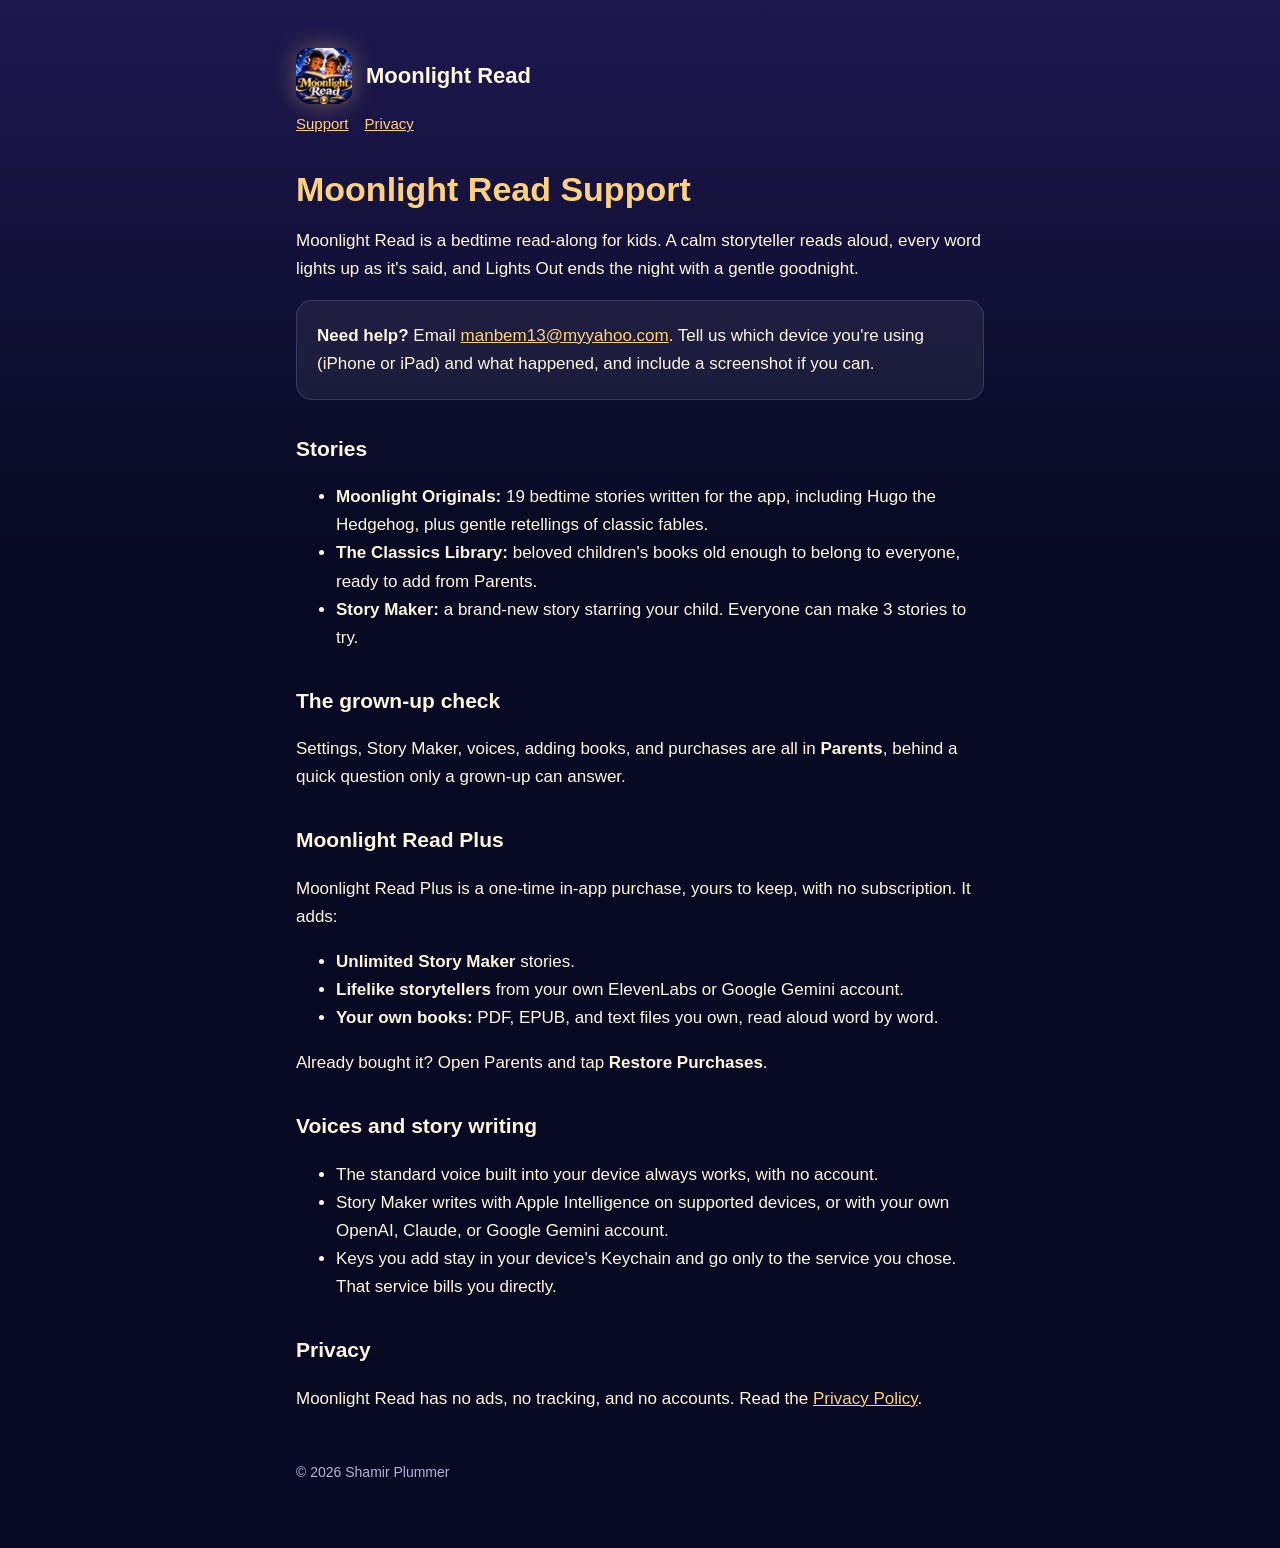
<file: index.html>
<!doctype html>
<html lang="en">
<head>
<meta charset="utf-8">
<meta name="viewport" content="width=device-width, initial-scale=1">
<title>Moonlight Read Support</title>
<link rel="stylesheet" href="style.css">
<link rel="stylesheet" href="logo.css">
</head>
<body>
<main>
  <header><div class="logo" aria-hidden="true"></div><a href="index.html">Moonlight Read</a></header>
  <nav><a href="index.html">Support</a><a href="privacy.html">Privacy</a></nav>

  <h1>Moonlight Read Support</h1>
  <p>Moonlight Read is a bedtime read-along for kids. A calm storyteller reads aloud, every word lights up as it's said, and Lights Out ends the night with a gentle goodnight.</p>

  <div class="card">
    <p><strong>Need help?</strong> Email <a href="mailto:manbem13@myyahoo.com">manbem13@myyahoo.com</a>. Tell us which device you're using (iPhone or iPad) and what happened, and include a screenshot if you can.</p>
  </div>

  <h2>Stories</h2>
  <ul>
    <li><strong>Moonlight Originals:</strong> 19 bedtime stories written for the app, including Hugo the Hedgehog, plus gentle retellings of classic fables.</li>
    <li><strong>The Classics Library:</strong> beloved children's books old enough to belong to everyone, ready to add from Parents.</li>
    <li><strong>Story Maker:</strong> a brand-new story starring your child. Everyone can make 3 stories to try.</li>
  </ul>

  <h2>The grown-up check</h2>
  <p>Settings, Story Maker, voices, adding books, and purchases are all in <strong>Parents</strong>, behind a quick question only a grown-up can answer.</p>

  <h2>Moonlight Read Plus</h2>
  <p>Moonlight Read Plus is a one-time in-app purchase, yours to keep, with no subscription. It adds:</p>
  <ul>
    <li><strong>Unlimited Story Maker</strong> stories.</li>
    <li><strong>Lifelike storytellers</strong> from your own ElevenLabs or Google Gemini account.</li>
    <li><strong>Your own books:</strong> PDF, EPUB, and text files you own, read aloud word by word.</li>
  </ul>
  <p>Already bought it? Open Parents and tap <strong>Restore Purchases</strong>.</p>

  <h2>Voices and story writing</h2>
  <ul>
    <li>The standard voice built into your device always works, with no account.</li>
    <li>Story Maker writes with Apple Intelligence on supported devices, or with your own OpenAI, Claude, or Google Gemini account.</li>
    <li>Keys you add stay in your device's Keychain and go only to the service you chose. That service bills you directly.</li>
  </ul>

  <h2>Privacy</h2>
  <p>Moonlight Read has no ads, no tracking, and no accounts. Read the <a href="privacy.html">Privacy Policy</a>.</p>

  <footer>© 2026 Shamir Plummer</footer>
</main>
</body>
</html>
</file>
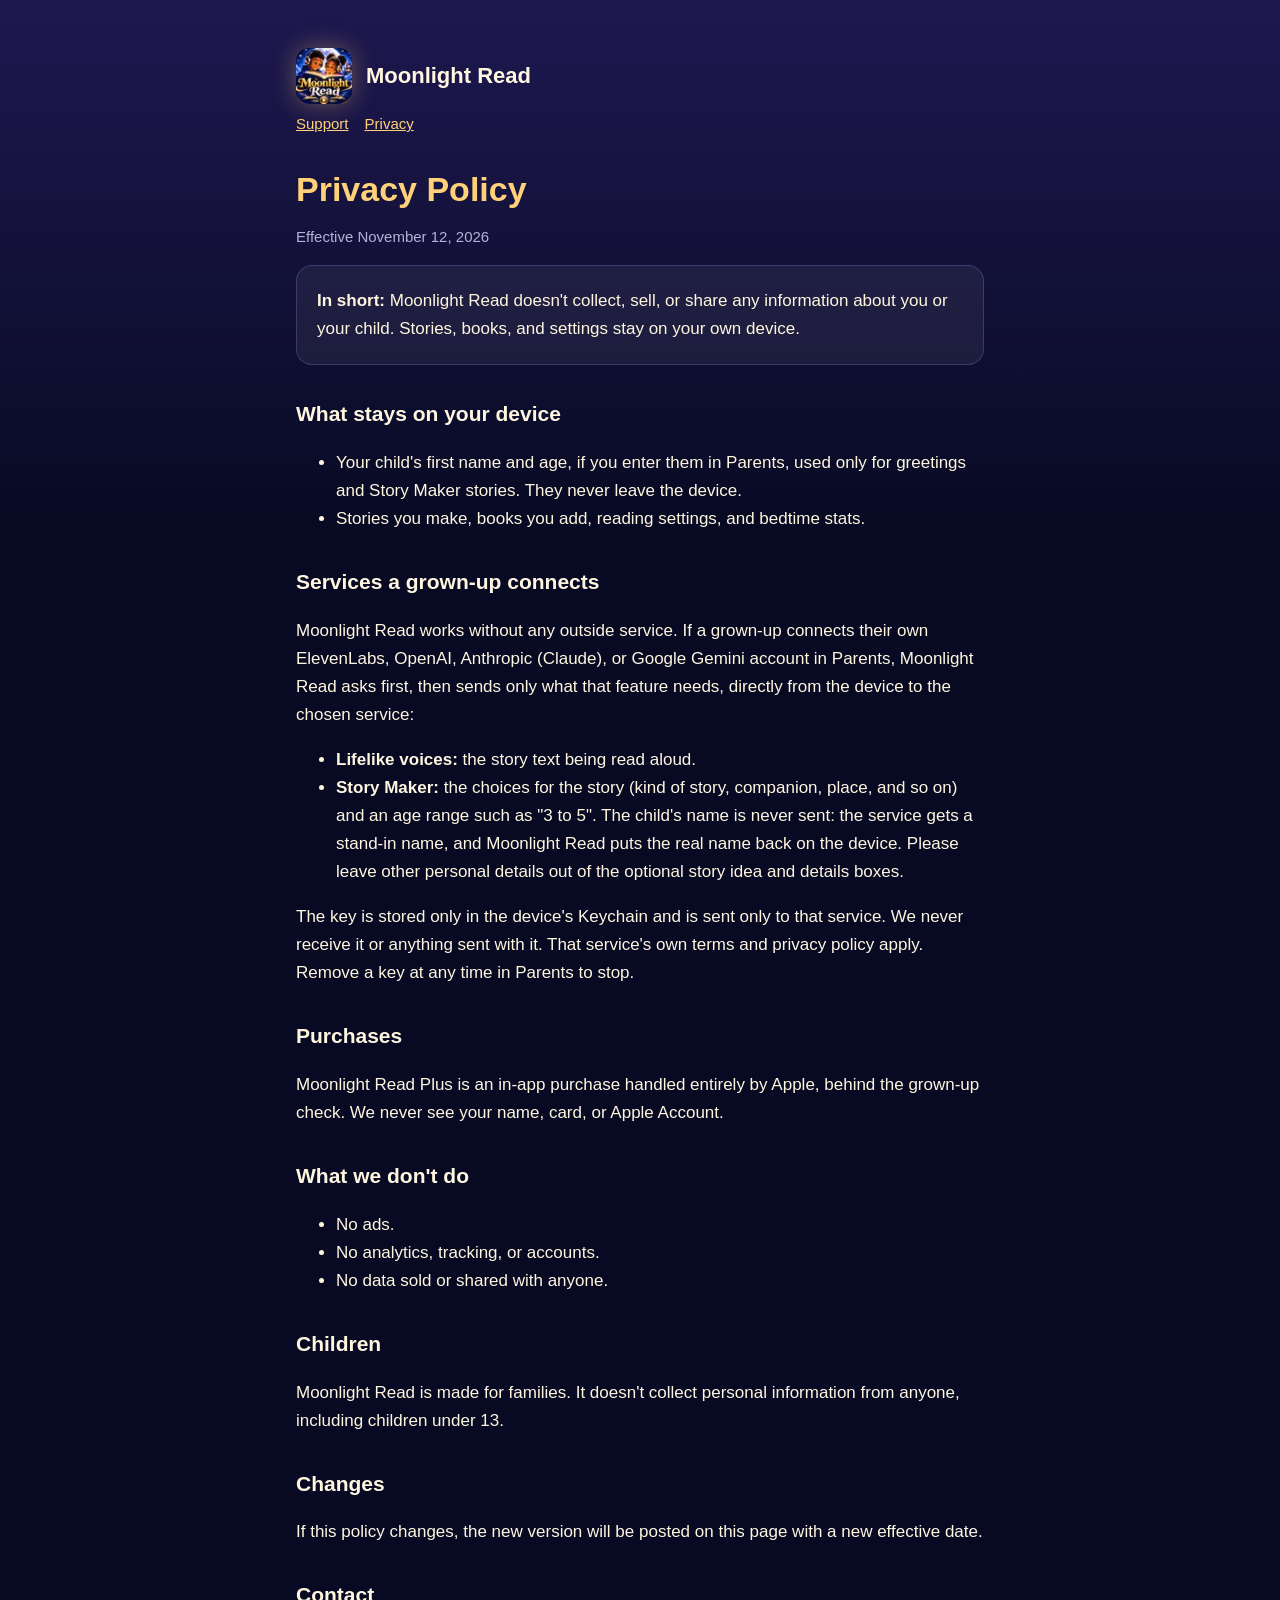
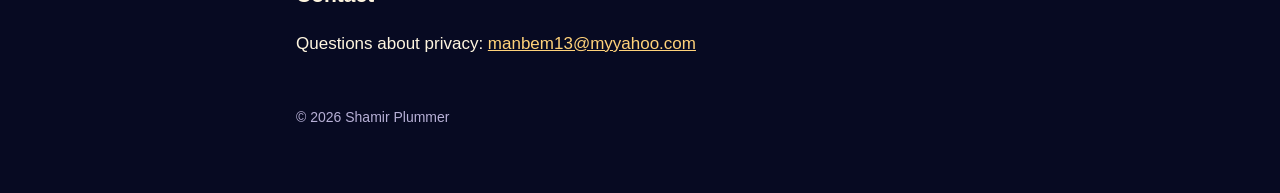
<file: privacy.html>
<!doctype html>
<html lang="en">
<head>
<meta charset="utf-8">
<meta name="viewport" content="width=device-width, initial-scale=1">
<title>Moonlight Read Privacy Policy</title>
<link rel="stylesheet" href="style.css">
<link rel="stylesheet" href="logo.css">
</head>
<body>
<main>
  <header><div class="logo" aria-hidden="true"></div><a href="index.html">Moonlight Read</a></header>
  <nav><a href="index.html">Support</a><a href="privacy.html">Privacy</a></nav>

  <h1>Privacy Policy</h1>
  <p class="muted">Effective November 12, 2026</p>

  <div class="card">
    <p><strong>In short:</strong> Moonlight Read doesn't collect, sell, or share any information about you or your child. Stories, books, and settings stay on your own device.</p>
  </div>

  <h2>What stays on your device</h2>
  <ul>
    <li>Your child's first name and age, if you enter them in Parents, used only for greetings and Story Maker stories. They never leave the device.</li>
    <li>Stories you make, books you add, reading settings, and bedtime stats.</li>
  </ul>

  <h2>Services a grown-up connects</h2>
  <p>Moonlight Read works without any outside service. If a grown-up connects their own ElevenLabs, OpenAI, Anthropic (Claude), or Google Gemini account in Parents, Moonlight Read asks first, then sends only what that feature needs, directly from the device to the chosen service:</p>
  <ul>
    <li><strong>Lifelike voices:</strong> the story text being read aloud.</li>
    <li><strong>Story Maker:</strong> the choices for the story (kind of story, companion, place, and so on) and an age range such as "3 to 5". The child's name is never sent: the service gets a stand-in name, and Moonlight Read puts the real name back on the device. Please leave other personal details out of the optional story idea and details boxes.</li>
  </ul>
  <p>The key is stored only in the device's Keychain and is sent only to that service. We never receive it or anything sent with it. That service's own terms and privacy policy apply. Remove a key at any time in Parents to stop.</p>

  <h2>Purchases</h2>
  <p>Moonlight Read Plus is an in-app purchase handled entirely by Apple, behind the grown-up check. We never see your name, card, or Apple Account.</p>

  <h2>What we don't do</h2>
  <ul>
    <li>No ads.</li>
    <li>No analytics, tracking, or accounts.</li>
    <li>No data sold or shared with anyone.</li>
  </ul>

  <h2>Children</h2>
  <p>Moonlight Read is made for families. It doesn't collect personal information from anyone, including children under 13.</p>

  <h2>Changes</h2>
  <p>If this policy changes, the new version will be posted on this page with a new effective date.</p>

  <h2>Contact</h2>
  <p>Questions about privacy: <a href="mailto:manbem13@myyahoo.com">manbem13@myyahoo.com</a></p>

  <footer>© 2026 Shamir Plummer</footer>
</main>
</body>
</html>
</file>
<file: style.css>
:root {
  --bg: #070a22; --top: #1e1850; --text: #fff6e0; --muted: #b7b0d6; --gold: #ffd27a; --card: rgba(255,255,255,.06); --line: rgba(185,168,255,.2);
  color-scheme: dark;
}
* { box-sizing: border-box; }
body { margin: 0; color: var(--text); background: var(--bg); background-image: linear-gradient(180deg, var(--top), var(--bg) 60%);
  background-attachment: fixed; font: 17px/1.65 -apple-system, BlinkMacSystemFont, "Segoe UI", Helvetica, Arial, sans-serif; }
main { max-width: 720px; margin: 0 auto; padding: 48px 16px 64px; }
header { display: flex; align-items: center; gap: 14px; margin-bottom: 8px; }
header img { width: 56px; height: 56px; border-radius: 13px; box-shadow: 0 0 24px rgba(255,210,122,.35); }
header a { color: var(--text); text-decoration: none; font-weight: 800; font-size: 22px; }
nav { margin: 0 0 32px; font-size: 15px; }
nav a { color: var(--gold); margin-right: 16px; }
h1 { font-family: ui-rounded, "SF Pro Rounded", -apple-system, sans-serif; font-size: 34px; line-height: 1.2; margin: 0 0 8px; color: var(--gold); }
h2 { font-family: ui-rounded, "SF Pro Rounded", -apple-system, sans-serif; font-size: 21px; margin: 32px 0 8px; }
.muted { color: var(--muted); font-size: 15px; }
a { color: var(--gold); }
.card { background: var(--card); border: 1px solid var(--line); border-radius: 16px; padding: 4px 20px; margin: 16px 0; }
footer { margin-top: 48px; color: var(--muted); font-size: 14px; }
</file>
<file: logo.css>
header .logo { width: 56px; height: 56px; border-radius: 13px; flex: none; box-shadow: 0 0 24px rgba(255,210,122,.35);
  background: #1e1850 url("[data-uri]") center / cover no-repeat; }
</file>
